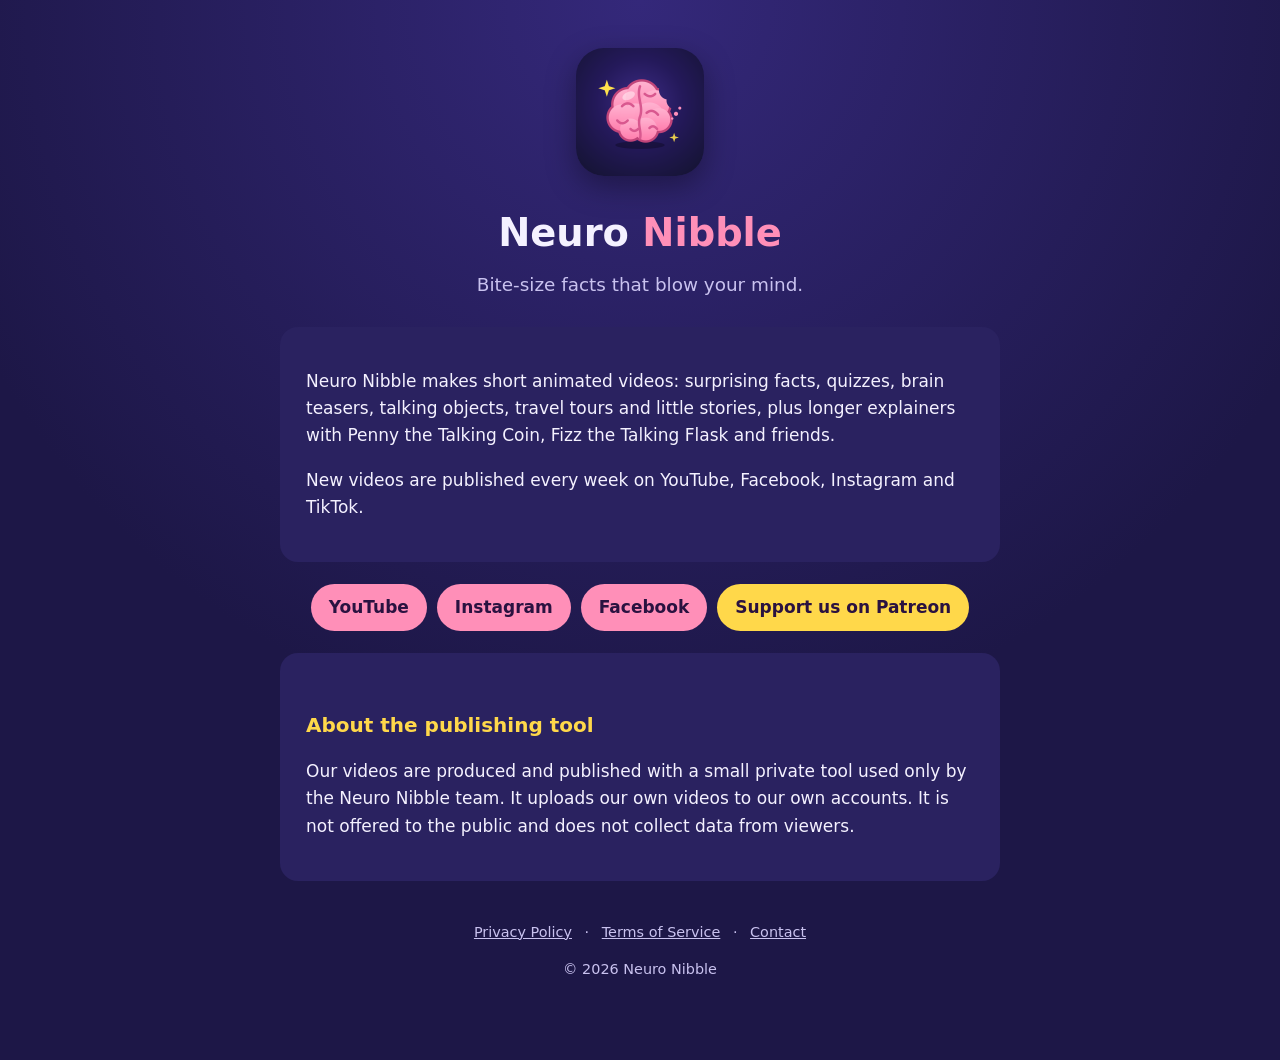
<file: index.html>
<!doctype html>
<html lang="en">
<head>
<meta charset="utf-8">
<meta name="viewport" content="width=device-width, initial-scale=1">
<title>Neuro Nibble – bite-size facts that blow your mind</title>
<meta name="description" content="Neuro Nibble makes short, animated videos with bite-size facts, quizzes, brain teasers and stories.">
<link rel="icon" href="logo.png">
<link rel="stylesheet" href="style.css">
</head>
<body>
<main>
  <header>
    <img src="logo.png" alt="Neuro Nibble logo">
    <h1>Neuro <span>Nibble</span></h1>
    <p class="lead">Bite-size facts that blow your mind.</p>
  </header>

  <div class="card">
    <p>Neuro Nibble makes short animated videos: surprising facts, quizzes, brain teasers, talking objects, travel tours and little stories, plus longer explainers with Penny the Talking Coin, Fizz the Talking Flask and friends.</p>
    <p>New videos are published every week on YouTube, Facebook, Instagram and TikTok.</p>
  </div>

  <div class="links">
    <a href="https://www.youtube.com/@neuro-nibble">YouTube</a>
    <a href="https://www.instagram.com/neuro.nibble/">Instagram</a>
    <a href="https://www.facebook.com/profile.php?id=61595484984096">Facebook</a>
    <a class="alt" href="https://www.patreon.com/cw/neuronibble">Support us on Patreon</a>
  </div>

  <div class="card">
    <h2>About the publishing tool</h2>
    <p>Our videos are produced and published with a small private tool used only by the Neuro Nibble team. It uploads our own videos to our own accounts. It is not offered to the public and does not collect data from viewers.</p>
  </div>

  <footer>
    <a href="privacy.html">Privacy Policy</a> · <a href="terms.html">Terms of Service</a> · <a href="mailto:stfn_olteanu@yahoo.com">Contact</a>
    <p>© 2026 Neuro Nibble</p>
  </footer>
</main>
</body>
</html>
</file>
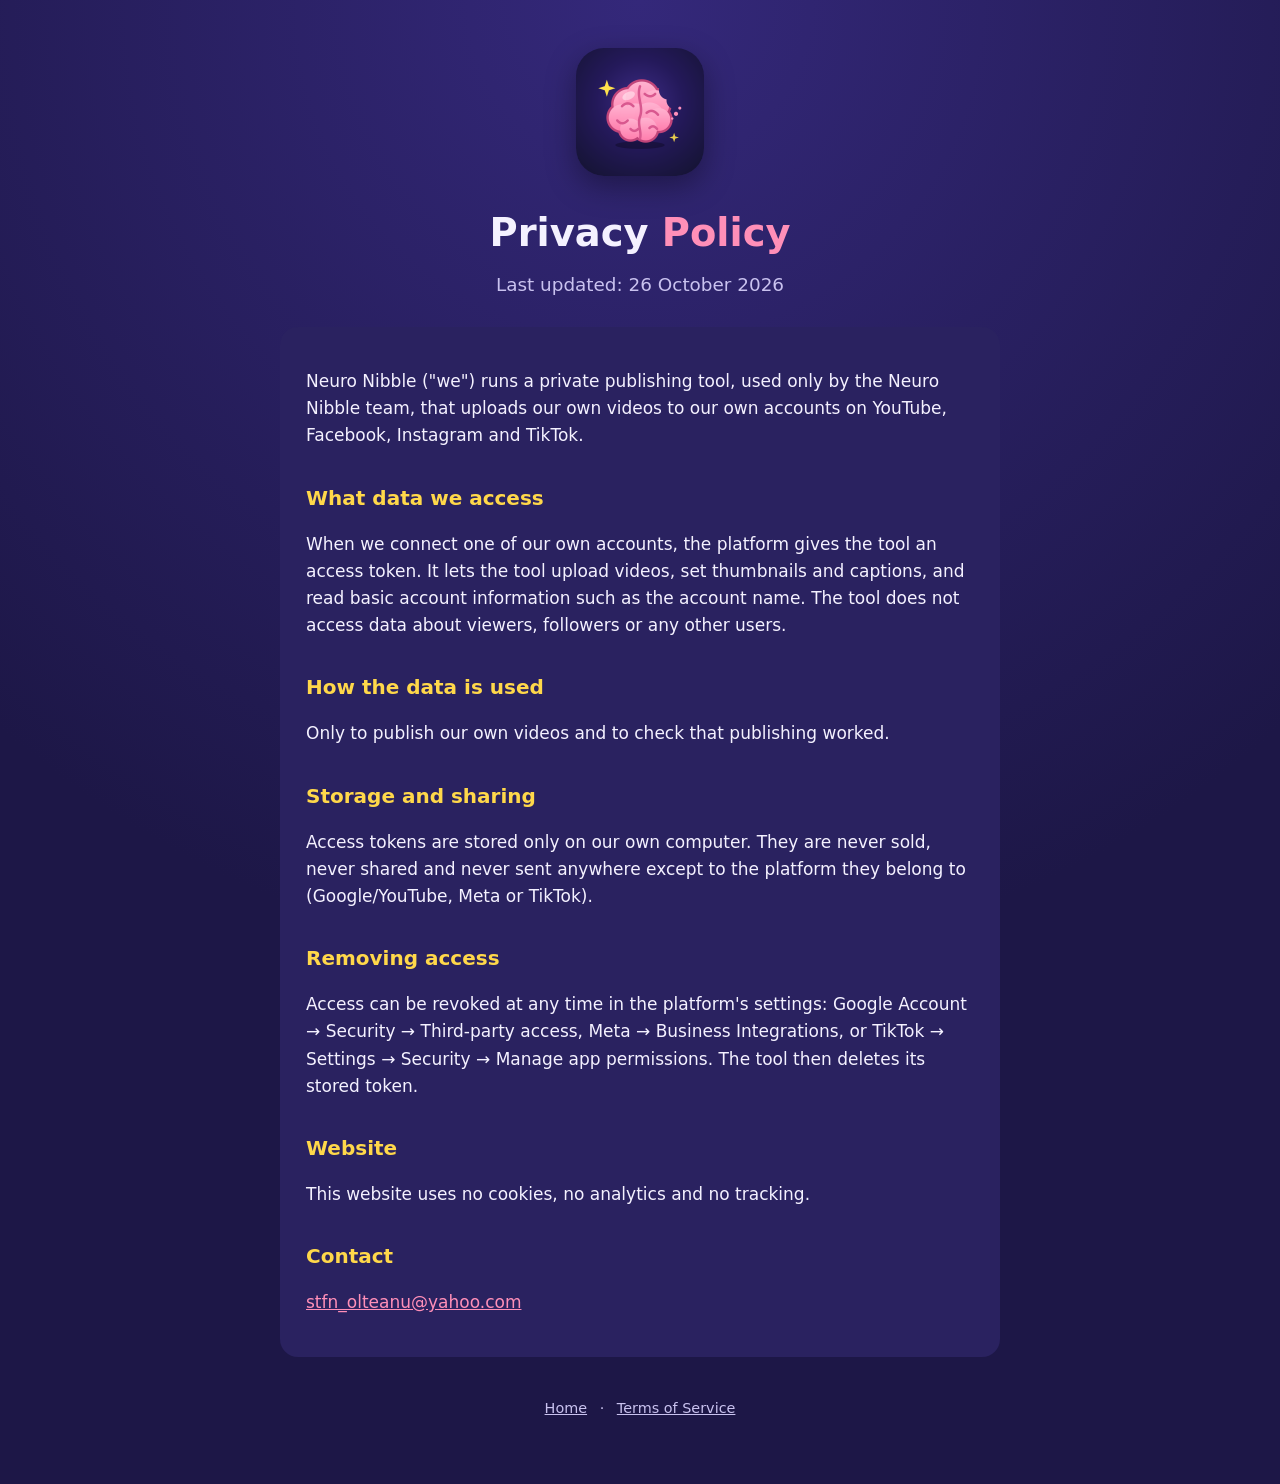
<file: privacy.html>
<!doctype html>
<html lang="en">
<head>
<meta charset="utf-8">
<meta name="viewport" content="width=device-width, initial-scale=1">
<title>Privacy Policy – Neuro Nibble</title>
<link rel="icon" href="logo.png">
<link rel="stylesheet" href="style.css">
</head>
<body>
<main>
  <header><a href="index.html"><img src="logo.png" alt="Neuro Nibble logo"></a><h1>Privacy <span>Policy</span></h1><p class="lead">Last updated: 26 October 2026</p></header>
  <div class="card">
    <p>Neuro Nibble ("we") runs a private publishing tool, used only by the Neuro Nibble team, that uploads our own videos to our own accounts on YouTube, Facebook, Instagram and TikTok.</p>
    <h2>What data we access</h2>
    <p>When we connect one of our own accounts, the platform gives the tool an access token. It lets the tool upload videos, set thumbnails and captions, and read basic account information such as the account name. The tool does not access data about viewers, followers or any other users.</p>
    <h2>How the data is used</h2>
    <p>Only to publish our own videos and to check that publishing worked.</p>
    <h2>Storage and sharing</h2>
    <p>Access tokens are stored only on our own computer. They are never sold, never shared and never sent anywhere except to the platform they belong to (Google/YouTube, Meta or TikTok).</p>
    <h2>Removing access</h2>
    <p>Access can be revoked at any time in the platform's settings: Google Account → Security → Third-party access, Meta → Business Integrations, or TikTok → Settings → Security → Manage app permissions. The tool then deletes its stored token.</p>
    <h2>Website</h2>
    <p>This website uses no cookies, no analytics and no tracking.</p>
    <h2>Contact</h2>
    <p><a href="mailto:stfn_olteanu@yahoo.com">stfn_olteanu@yahoo.com</a></p>
  </div>
  <footer><a href="index.html">Home</a> · <a href="terms.html">Terms of Service</a></footer>
</main>
</body>
</html>
</file>
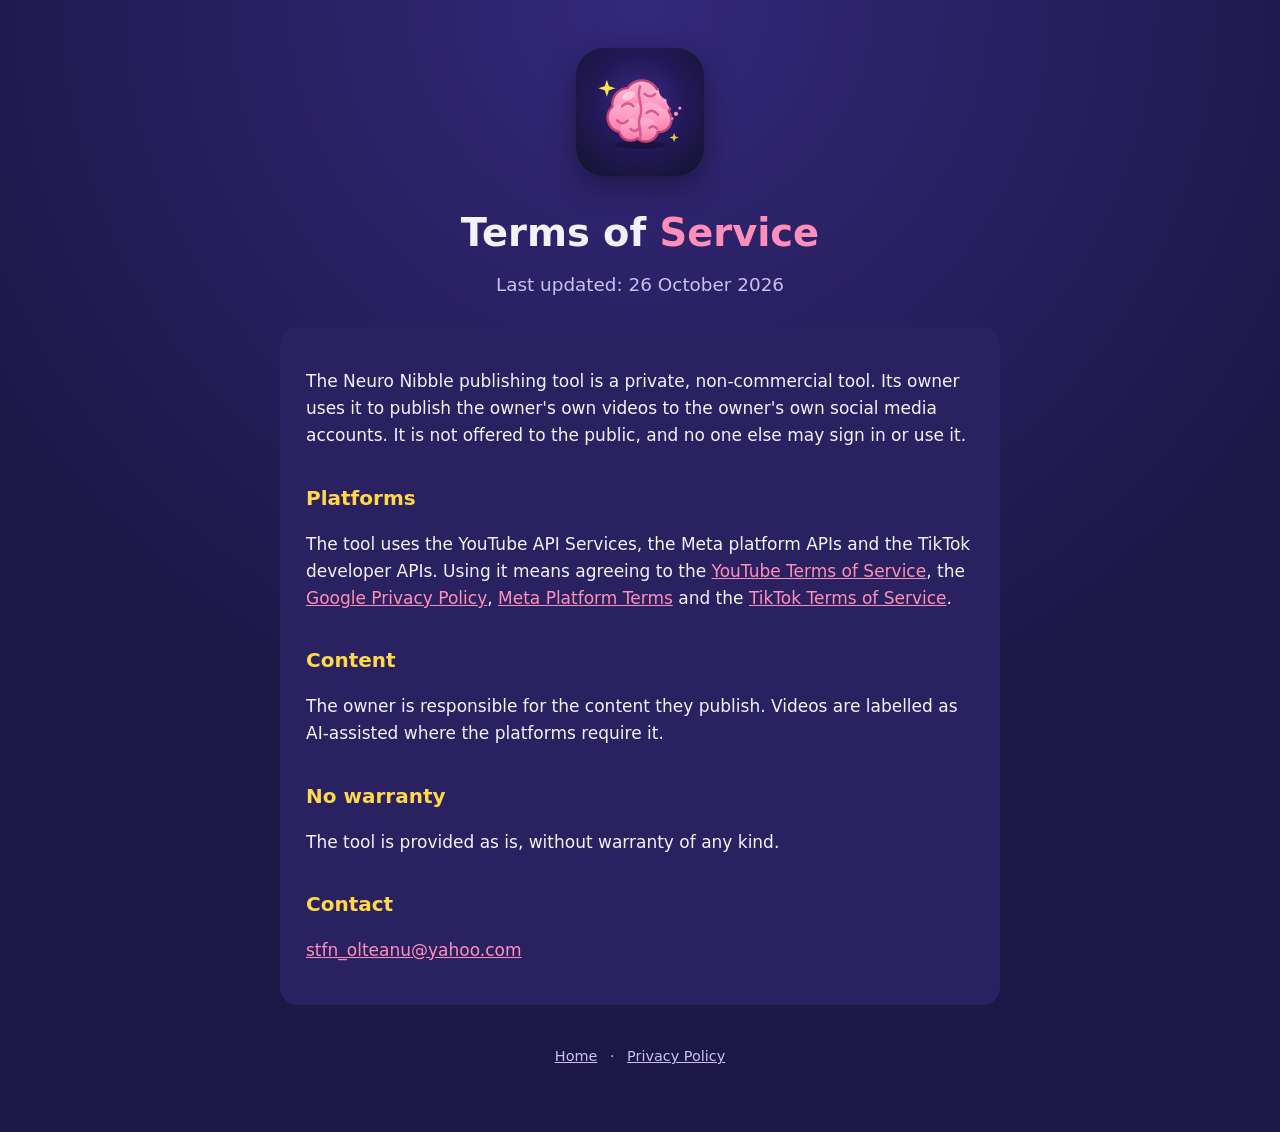
<file: terms.html>
<!doctype html>
<html lang="en">
<head>
<meta charset="utf-8">
<meta name="viewport" content="width=device-width, initial-scale=1">
<title>Terms of Service – Neuro Nibble</title>
<link rel="icon" href="logo.png">
<link rel="stylesheet" href="style.css">
</head>
<body>
<main>
  <header><a href="index.html"><img src="logo.png" alt="Neuro Nibble logo"></a><h1>Terms of <span>Service</span></h1><p class="lead">Last updated: 26 October 2026</p></header>
  <div class="card">
    <p>The Neuro Nibble publishing tool is a private, non-commercial tool. Its owner uses it to publish the owner's own videos to the owner's own social media accounts. It is not offered to the public, and no one else may sign in or use it.</p>
    <h2>Platforms</h2>
    <p>The tool uses the YouTube API Services, the Meta platform APIs and the TikTok developer APIs. Using it means agreeing to the <a href="https://www.youtube.com/t/terms">YouTube Terms of Service</a>, the <a href="https://policies.google.com/privacy">Google Privacy Policy</a>, <a href="https://developers.facebook.com/terms/">Meta Platform Terms</a> and the <a href="https://www.tiktok.com/legal/page/global/terms-of-service/en">TikTok Terms of Service</a>.</p>
    <h2>Content</h2>
    <p>The owner is responsible for the content they publish. Videos are labelled as AI-assisted where the platforms require it.</p>
    <h2>No warranty</h2>
    <p>The tool is provided as is, without warranty of any kind.</p>
    <h2>Contact</h2>
    <p><a href="mailto:stfn_olteanu@yahoo.com">stfn_olteanu@yahoo.com</a></p>
  </div>
  <footer><a href="index.html">Home</a> · <a href="privacy.html">Privacy Policy</a></footer>
</main>
</body>
</html>
</file>
<file: style.css>
:root { --bg: #1d1747; --card: #2a2260; --text: #f4f1ff; --muted: #c9c2ef; --pink: #ff8fb8; --yellow: #ffd84a; }
* { box-sizing: border-box; }
body { margin: 0; background: radial-gradient(circle at 50% 0%, #34287a, var(--bg) 60%); color: var(--text); font: 17px/1.6 system-ui, -apple-system, "Segoe UI", Roboto, sans-serif; min-height: 100vh; }
main { max-width: 760px; margin: 0 auto; padding: 48px 20px 64px; }
header { text-align: center; }
header img { width: 128px; height: 128px; border-radius: 28px; box-shadow: 0 10px 30px rgba(0,0,0,.35); }
h1 { font-size: 2.4rem; margin: 18px 0 6px; }
h1 span { color: var(--pink); }
h2 { color: var(--yellow); margin-top: 32px; font-size: 1.25rem; }
p.lead { color: var(--muted); font-size: 1.15rem; margin: 0 0 28px; }
.card { background: var(--card); border-radius: 18px; padding: 24px 26px; margin: 18px 0; }
.links { display: flex; flex-wrap: wrap; gap: 10px; justify-content: center; margin: 22px 0; }
.links a { background: var(--pink); color: #2a1240; text-decoration: none; font-weight: 700; padding: 10px 18px; border-radius: 999px; }
.links a.alt { background: var(--yellow); }
a { color: var(--pink); }
footer { text-align: center; color: var(--muted); font-size: .9rem; margin-top: 40px; }
footer a { color: var(--muted); margin: 0 8px; }
</file>
